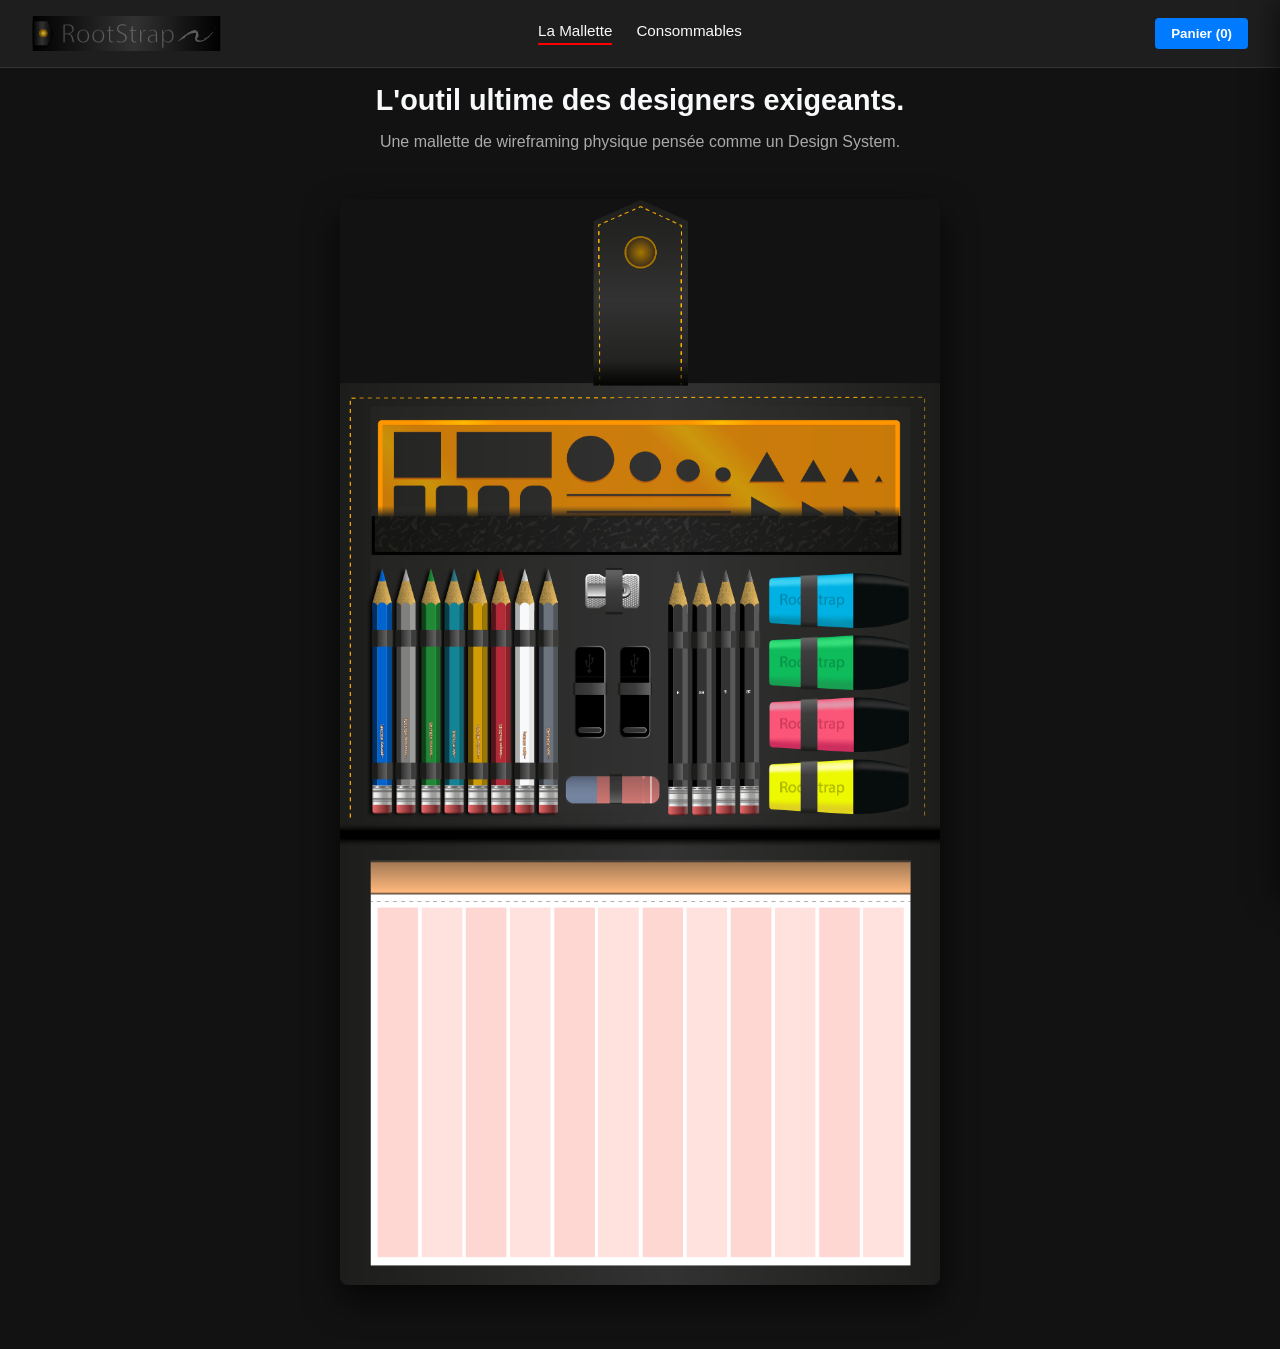
<file: index.html>
<!DOCTYPE html>
<html lang="fr">

<head>
    <meta charset="UTF-8">
    <meta name="viewport" content="width=device-width, initial-scale=1.0">
    <title>RootCase — La Mallette du Designer UX/UI</title>
    <link rel="stylesheet" href="styles/style.css">
</head>

<body>

    <header class="site-header">
        <div class="logo">
            <a href="index.html"><img src="img/bandeau-rootstrap-2026.svg" alt="Bandeau RootCase"
                    class="nav-bandeau"></a>
        </div>

        <button id="burger-menu" class="burger-menu" aria-label="Menu mobile">
            <span></span>
            <span></span>
            <span></span>
        </button>

        <nav class="nav-links">
            <a href="index.html" class="active">La Mallette</a>
            <a href="consommables.html">Consommables</a>
            <div class="cart-container-mobile">
                <button id="cart-btn" class="cart-btn">Panier (<span id="cart-count">0</span>)</button>
            </div>
        </nav>

        <div class="cart-container desktop-only">
            <button id="cart-btn-desktop" class="cart-btn">Panier (<span id="cart-count-desktop">0</span>)</button>
        </div>
    </header>

    <main class="hero-section" id="mallette">
        <div class="intro-text">
            <h1>L'outil ultime des designers exigeants.</h1>
            <p>Une mallette de wireframing physique pensée comme un Design System.</p>
        </div>

        <div class="mallette-container">
            <img src="img/malette-bootstrap-ouverte.png" alt="Mallette RootCase Ouverte" class="mallette-img">
        </div>
    </main>

    <aside id="drawer" class="drawer">
        <div class="drawer-header">
            <h2>Détails du produit</h2>
            <button id="close-drawer">&times;</button>
        </div>
        <div class="drawer-body" id="drawer-content">
            <p>Sélectionnez un élément pour commander une recharge.</p>
        </div>
    </aside>

    <script src="js/script.js"></script>
</body>

</html>
</file>
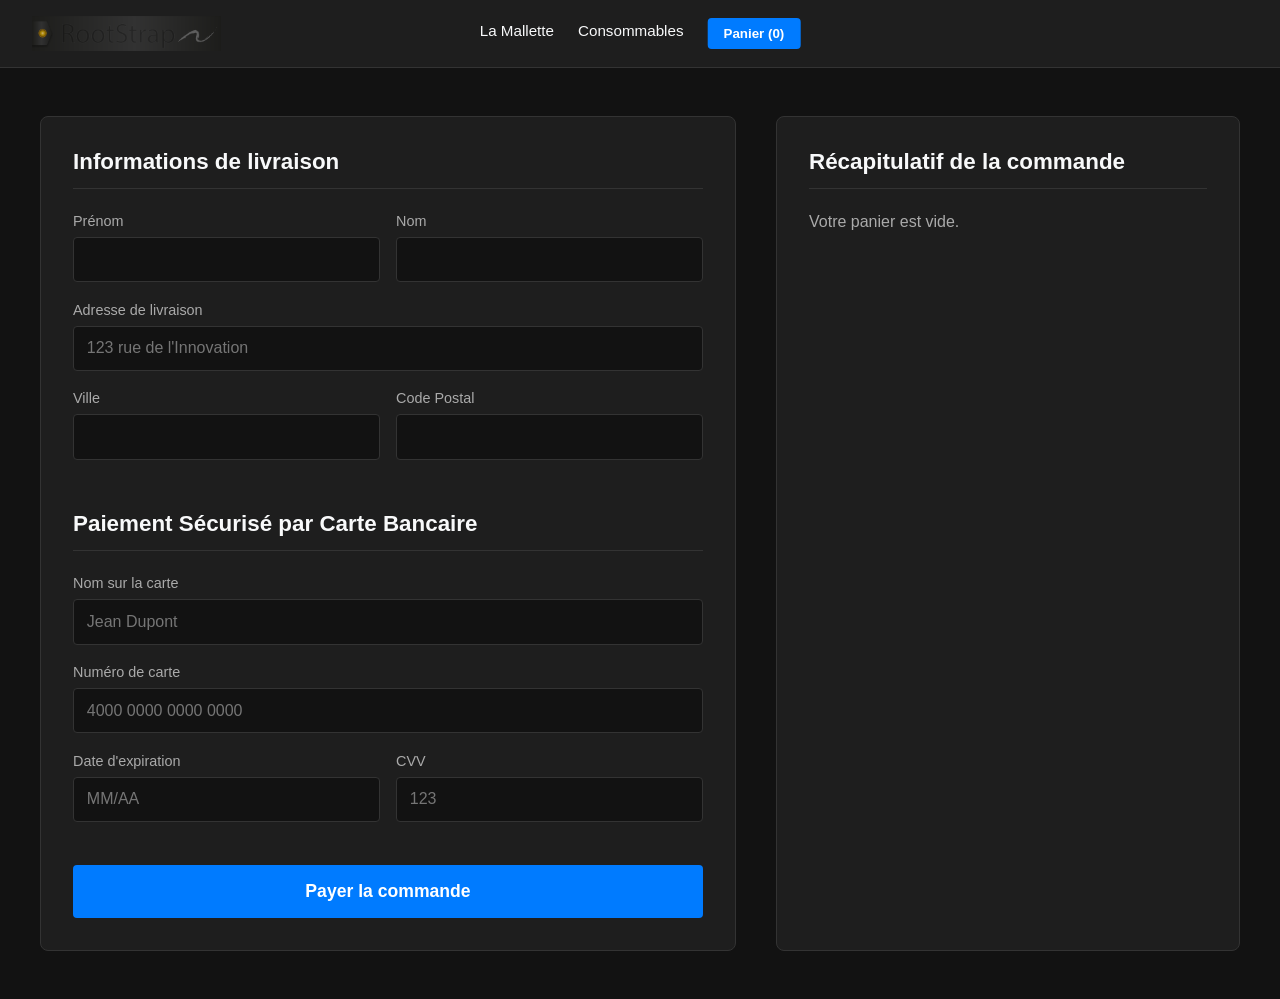
<file: checkout.html>
<!DOCTYPE html>
<html lang="fr">
<head>
    <meta charset="UTF-8">
    <meta name="viewport" content="width=device-width, initial-scale=1.0">
    <title>RootCase — Validation de commande</title>
    <link rel="stylesheet" href="styles/style.css">
    <style>
        .checkout-container {
            max-width: 1200px;
            margin: 3rem auto;
            padding: 0 2rem;
            display: grid;
            grid-template-columns: 1.2fr 0.8fr;
            gap: 2.5rem;
        }

        .checkout-section {
            background: var(--bg-panel);
            padding: 2rem;
            border-radius: 8px;
            border: 1px solid var(--border-color);
        }

        .checkout-section h2 {
            margin-top: 0;
            margin-bottom: 1.5rem;
            font-size: 1.4rem;
            color: var(--text-light);
            border-bottom: 1px solid var(--border-color);
            padding-bottom: 0.8rem;
        }

        .form-group {
            margin-bottom: 1.2rem;
        }

        .form-group label {
            display: block;
            margin-bottom: 0.5rem;
            font-size: 0.9rem;
            color: #aaa;
        }

        .form-group input {
            width: 100%;
            padding: 0.8rem;
            background: var(--bg-dark);
            border: 1px solid var(--border-color);
            border-radius: 4px;
            color: var(--text-light);
            font-size: 1rem;
            box-sizing: border-box;
        }

        .form-row {
            display: grid;
            grid-template-columns: 1fr 1fr;
            gap: 1rem;
        }

        .checkout-summary-item {
            display: flex;
            justify-content: space-between;
            align-items: center;
            margin-bottom: 1rem;
            border-bottom: 1px solid var(--border-color);
            padding-bottom: 0.8rem;
        }

        .checkout-summary-item img {
            width: 40px;
            height: 40px;
            object-fit: contain;
            margin-right: 1rem;
        }

        .checkout-summary-info {
            display: flex;
            align-items: center;
            flex-grow: 1;
        }

        .pay-btn {
            background: var(--primary-bootstrap);
            border: none;
            color: white;
            padding: 1rem;
            border-radius: 4px;
            cursor: pointer;
            font-weight: 600;
            width: 100%;
            font-size: 1.1rem;
            margin-top: 1.5rem;
            transition: background-color 0.2s;
        }

        .pay-btn:hover {
            background-color: #0056b3;
        }

        @media (max-width: 768px) {
            .checkout-container {
                grid-template-columns: 1fr;
                padding: 0 1rem;
            }
        }
    </style>
</head>
<body>

    <header class="site-header">
        <div class="logo">
            <a href="index.html"><img src="img/bandeau.png" alt="Bandeau RootCase" class="nav-bandeau"></a>
        </div>
        <nav class="nav-links">
            <a href="index.html">La Mallette</a>
            <a href="consommables.html">Consommables</a>
            <button id="cart-btn" class="cart-btn">Panier (<span id="cart-count">0</span>)</button>
        </nav>
    </header>

    <main class="checkout-container">
        <!-- Colonne de gauche : Formulaires (Adresse et Paiement) -->
        <div class="checkout-section">
            <h2>Informations de livraison</h2>
            <form id="payment-form">
                <div class="form-row">
                    <div class="form-group">
                        <label for="firstname">Prénom</label>
                        <input type="text" id="firstname" required>
                    </div>
                    <div class="form-group">
                        <label for="lastname">Nom</label>
                        <input type="text" id="lastname" required>
                    </div>
                </div>
                <div class="form-group">
                    <label for="address">Adresse de livraison</label>
                    <input type="text" id="address" placeholder="123 rue de l'Innovation" required>
                </div>
                <div class="form-row">
                    <div class="form-group">
                        <label for="city">Ville</label>
                        <input type="text" id="city" required>
                    </div>
                    <div class="form-group">
                        <label for="zip">Code Postal</label>
                        <input type="text" id="zip" required>
                    </div>
                </div>

                <h2 style="margin-top: 2rem;">Paiement Sécurisé par Carte Bancaire</h2>
                <div class="form-group">
                    <label for="cardholder">Nom sur la carte</label>
                    <input type="text" id="cardholder" placeholder="Jean Dupont" required>
                </div>
                <div class="form-group">
                    <label for="cardnumber">Numéro de carte</label>
                    <input type="text" id="cardnumber" placeholder="4000 0000 0000 0000" maxlength="19" required>
                </div>
                <div class="form-row">
                    <div class="form-group">
                        <label for="exp">Date d'expiration</label>
                        <input type="text" id="exp" placeholder="MM/AA" maxlength="5" required>
                    </div>
                    <div class="form-group">
                        <label for="cvv">CVV</label>
                        <input type="text" id="cvv" placeholder="123" maxlength="4" required>
                    </div>
                </div>

                <button type="submit" class="pay-btn">Payer la commande</button>
            </form>
        </div>

        <!-- Colonne de droite : Récapitulatif de la commande -->
        <div class="checkout-section">
            <h2>Récapitulatif de la commande</h2>
            <div id="checkout-items-list" style="margin-bottom: 1.5rem;">
                <p style="color: #aaa;">Chargement de votre panier...</p>
            </div>
            <div id="checkout-totals">
                <!-- Les totaux s'injecteront ici dynamiquement -->
            </div>
        </div>
    </main>

    <script src="js/checkout.js"></script>
</body>
</html>
</file>
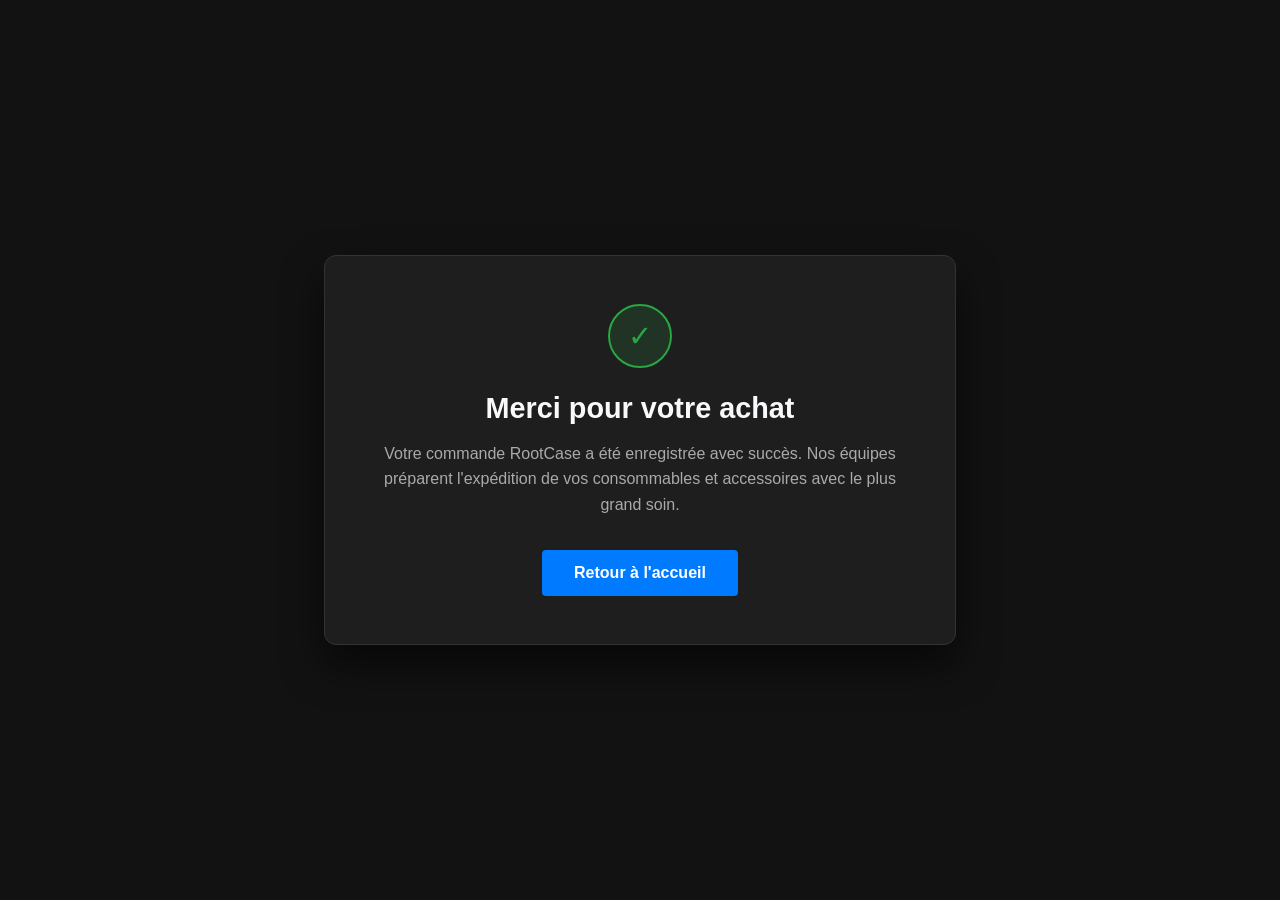
<file: success.html>
<!DOCTYPE html>
<html lang="fr">
<head>
    <meta charset="UTF-8">
    <meta name="viewport" content="width=device-width, initial-scale=1.0">
    <title>RootCase — Commande Validée</title>
    <link rel="stylesheet" href="styles/style.css">
    <style>
        .success-fullscreen {
            position: fixed;
            top: 0;
            left: 0;
            width: 100vw;
            height: 100vh;
            background-color: var(--bg-dark);
            display: flex;
            flex-direction: column;
            justify-content: center;
            align-items: center;
            z-index: 9999;
            padding: 2rem;
            box-sizing: border-box;
            text-align: center;
        }

        .success-card {
            background: var(--bg-panel);
            border: 1px solid var(--border-color);
            border-radius: 12px;
            padding: 3rem 2.5rem;
            max-width: 550px;
            width: 100%;
            box-shadow: 0 20px 40px rgba(0,0,0,0.6);
        }

        .success-icon {
            width: 60px;
            height: 60px;
            background-color: rgba(40, 167, 69, 0.15);
            color: #28a745;
            border-radius: 50%;
            display: flex;
            align-items: center;
            justify-content: center;
            font-size: 1.8rem;
            margin: 0 auto 1.5rem auto;
            border: 2px solid #28a745;
        }

        .success-card h1 {
            font-size: 1.8rem;
            margin-bottom: 1rem;
            color: var(--text-light);
        }

        .success-card p {
            color: #aaa;
            font-size: 1rem;
            line-height: 1.6;
            margin-bottom: 2rem;
        }

        .home-btn {
            display: inline-block;
            background: var(--primary-bootstrap);
            color: white;
            text-decoration: none;
            padding: 0.9rem 2rem;
            border-radius: 4px;
            font-weight: 600;
            font-size: 1rem;
            transition: background-color 0.2s;
        }

        .home-btn:hover {
            background-color: #0056b3;
        }
    </style>
</head>
<body>

    <div class="success-fullscreen">
        <div class="success-card">
            <div class="success-icon">&#10003;</div>
            <h1>Merci pour votre achat</h1>
            <p>Votre commande RootCase a été enregistrée avec succès. Nos équipes préparent l'expédition de vos consommables et accessoires avec le plus grand soin.</p>
            <a href="index.html" class="home-btn">Retour à l'accueil</a>
        </div>
    </div>

</body>
</html>
</file>
<file: styles/style.css>
:root {
    --bg-dark: #121212;
    --bg-panel: #1e1e1e;
    --primary-bootstrap: #007bff;
    --text-light: #f8f9fa;
    --border-color: #333;
}

body {
    margin: 0;
    font-family: -apple-system, BlinkMacSystemFont, "Segoe UI", Roboto, sans-serif;
    background-color: var(--bg-dark);
    color: var(--text-light);
    overflow-x: hidden;
}

.site-header {
    display: flex;
    justify-content: space-between;
    align-items: center;
    padding: 1rem 2rem;
    border-bottom: 1px solid var(--border-color);
    background: var(--bg-panel);
    position: sticky;
    top: 0;
    z-index: 100;
}

.logo img {
    height: 35px;
    width: auto;
    display: block;
}

.logo {
    display: flex;
    align-items: center;
}

.logo a {
    font-size: 1.2rem;
    font-weight: bold;
    color: #ffffff;
    text-decoration: none;
}

.nav-bandeau {
    height: 30px;
    width: auto;
    object-fit: contain;
    display: block;
}

.nav-links {
    display: flex;
    gap: 1.5rem;
    align-items: center;
    justify-content: center;
    position: absolute;
    left: 50%;
    transform: translateX(-50%);
    margin: 0;
    padding: 0;
    list-style: none;
}

.nav-links a {
    color: var(--text-light);
    text-decoration: none;
    font-size: 0.95rem;
    position: relative;
    padding-bottom: 6px;
}

.nav-links a::after {
    content: '';
    position: absolute;
    bottom: 0;
    left: 0;
    width: 100%;
    height: 2px;
    background-color: var(--text-light);
    transform: scaleX(0);
    transform-origin: left center;
    transition: transform 0.3s ease-in-out;
}

.nav-links a:hover::after {
    transform: scaleX(1);
}

.nav-links a.active::after {
    transform: scaleX(1) !important;
    background-color: red !important;
}

.nav-links a.active {
    color: var(--text-light) !important;
}

.cart-btn {
    background: var(--primary-bootstrap);
    border: none;
    color: white;
    padding: 0.5rem 1rem;
    border-radius: 4px;
    cursor: pointer;
    font-weight: 600;
}

.cart-container {
    display: flex;
    justify-content: flex-end;
}

.cart-container-mobile {
    display: none;
}

.hero-section {
    display: flex;
    flex-direction: column;
    align-items: center;
    padding-top: 1rem;
    padding-bottom: 2rem;
    padding-left: 1rem;
    padding-right: 1rem;
    text-align: center;
}

.intro-text h1 {
    font-size: 1.8rem;
    margin-top: 0;
    margin-bottom: 0.5rem;
}

.intro-text p {
    color: #aaa;
    font-size: 1rem;
}

.mallette-container {
    width: 100%;
    max-width: 600px;
    margin: 2rem auto;
}

.mallette-img {
    width: 100%;
    height: auto;
    display: block;
    object-fit: contain;
    border-radius: 8px;
    box-shadow: 0 15px 35px rgba(0, 0, 0, 0.7);
}

.products-section {
    padding-top: 1rem;
    padding-bottom: 4rem;
    padding-left: 2rem;
    padding-right: 2rem;
    max-width: 1200px;
    margin: 0 auto;
    text-align: center;
}

.products-section>h2 {
    margin-top: 0;
    margin-bottom: 2rem;
    font-size: 1.8rem;
    color: var(--text-light);
}

.products-grid {
    display: grid;
    grid-template-columns: repeat(3, 1fr);
    gap: 1.5rem;
    align-items: stretch;
}

@media (max-width: 1024px) {
    .products-grid {
        grid-template-columns: repeat(2, 1fr);
    }
}

@media (max-width: 576px) {
    .products-grid {
        grid-template-columns: 1fr;
    }
}

.product-card {
    background: var(--bg-panel);
    padding: 1.5rem;
    border-radius: 8px;
    border: 1px solid var(--border-color);
    cursor: pointer;
    display: flex;
    flex-direction: column;
    align-items: center;
    justify-content: space-between;
    transition: transform 0.2s, border-color 0.2s;
    position: relative;
}

.product-card:hover {
    transform: translateY(-4px);
    border-color: var(--primary-bootstrap);
}

.product-card img {
    width: 100%;
    height: 120px;
    object-fit: contain;
    margin-bottom: 1rem;
    pointer-events: none;
}

.product-card h3 {
    font-size: 1rem;
    margin: 0.5rem 0;
    color: var(--text-light);
    pointer-events: none;
}

.product-card p {
    color: var(--primary-bootstrap);
    font-weight: bold;
    font-size: 1.1rem;
    margin: 0;
    pointer-events: none;
}

.product-category {
    margin-bottom: 3.5rem;
    text-align: left;
}

.category-title {
    font-size: 1.3rem;
    color: var(--text-light);
    border-bottom: 1px solid var(--border-color);
    padding-bottom: 0.5rem;
    margin-bottom: 1.5rem;
}

.select-badge {
    position: absolute;
    top: 12px;
    right: 12px;
    width: 22px;
    height: 22px;
    border-radius: 50%;
    border: 2px solid #ffffff;
    background-color: transparent;
    cursor: pointer;
    z-index: 10;
    transition: background-color 0.2s, border-color 0.2s;
}

.product-card.selected .select-badge {
    background-color: #28a745;
    border-color: #ffffff;
}

.drawer {
    position: fixed;
    top: 0;
    right: 0;
    width: 100%;
    max-width: 400px;
    height: 100%;
    background: var(--bg-panel);
    box-shadow: -5px 0 25px rgba(0, 0, 0, 0.5);
    transform: translateX(100%);
    transition: transform 0.3s ease-in-out;
    z-index: 1000;
    padding: 2rem;
    box-sizing: border-box;
    display: flex;
    flex-direction: column;
}

.drawer.open {
    transform: translateX(0);
}

.drawer-header {
    display: flex;
    justify-content: space-between;
    align-items: center;
    border-bottom: 1px solid var(--border-color);
    padding-bottom: 1rem;
}

#close-drawer {
    background: none;
    border: none;
    color: white;
    font-size: 1.8rem;
    cursor: pointer;
}

.drawer-body {
    padding-top: 1.5rem;
    flex-grow: 1;
    overflow-y: auto;
}

.crayons-grid,
.stabylos-grid,
.outils-grid {
    display: grid;
    grid-template-columns: repeat(4, 1fr);
    gap: 1.5rem;
    align-items: stretch;
}

@media (max-width: 1024px) {

    .crayons-grid,
    .stabylos-grid,
    .outils-grid {
        grid-template-columns: repeat(2, 1fr);
    }
}

@media (max-width: 576px) {

    .crayons-grid,
    .stabylos-grid,
    .outils-grid {
        grid-template-columns: 1fr;
    }
}

.burger-menu {
    display: none;
    flex-direction: column;
    justify-content: space-between;
    width: 28px;
    height: 20px;
    background: transparent;
    border: none;
    cursor: pointer;
    padding: 0;
    z-index: 1001;
}

.burger-menu span {
    display: block;
    width: 100%;
    height: 3px;
    background-color: var(--text-light);
    border-radius: 2px;
    transition: 0.3s;
}

.burger-menu.open span:nth-child(1) {
    transform: translateY(8px) rotate(45deg);
}

.burger-menu.open span:nth-child(2) {
    opacity: 0;
}

.burger-menu.open span:nth-child(3) {
    transform: translateY(-8px) rotate(-45deg);
}

@media (max-width: 768px) {
    .burger-menu {
        display: flex;
    }

    .site-header {
        display: flex;
        justify-content: space-between;
        padding: 0.8rem 1rem;
        position: relative;
    }

    .cart-container {
        display: none;
    }

    .nav-links {
        position: fixed;
        top: 0;
        left: 0;
        width: 100vw;
        height: 100vh;
        background-color: var(--bg-panel);
        display: none;
        flex-direction: column;
        justify-content: center;
        align-items: center;
        gap: 2rem;
        z-index: 1000;
        transform: none;
    }

    .nav-links.active {
        display: flex;
    }

    .nav-links a {
        color: var(--text-light);
        font-size: 1.2rem;
        font-weight: 600;
    }

    .nav-links a::after {
        background-color: var(--text-light);
    }

    .cart-container-mobile {
        display: block;
    }

    .intro-text h1 {
        font-size: 1.4rem;
    }
}
</file>
